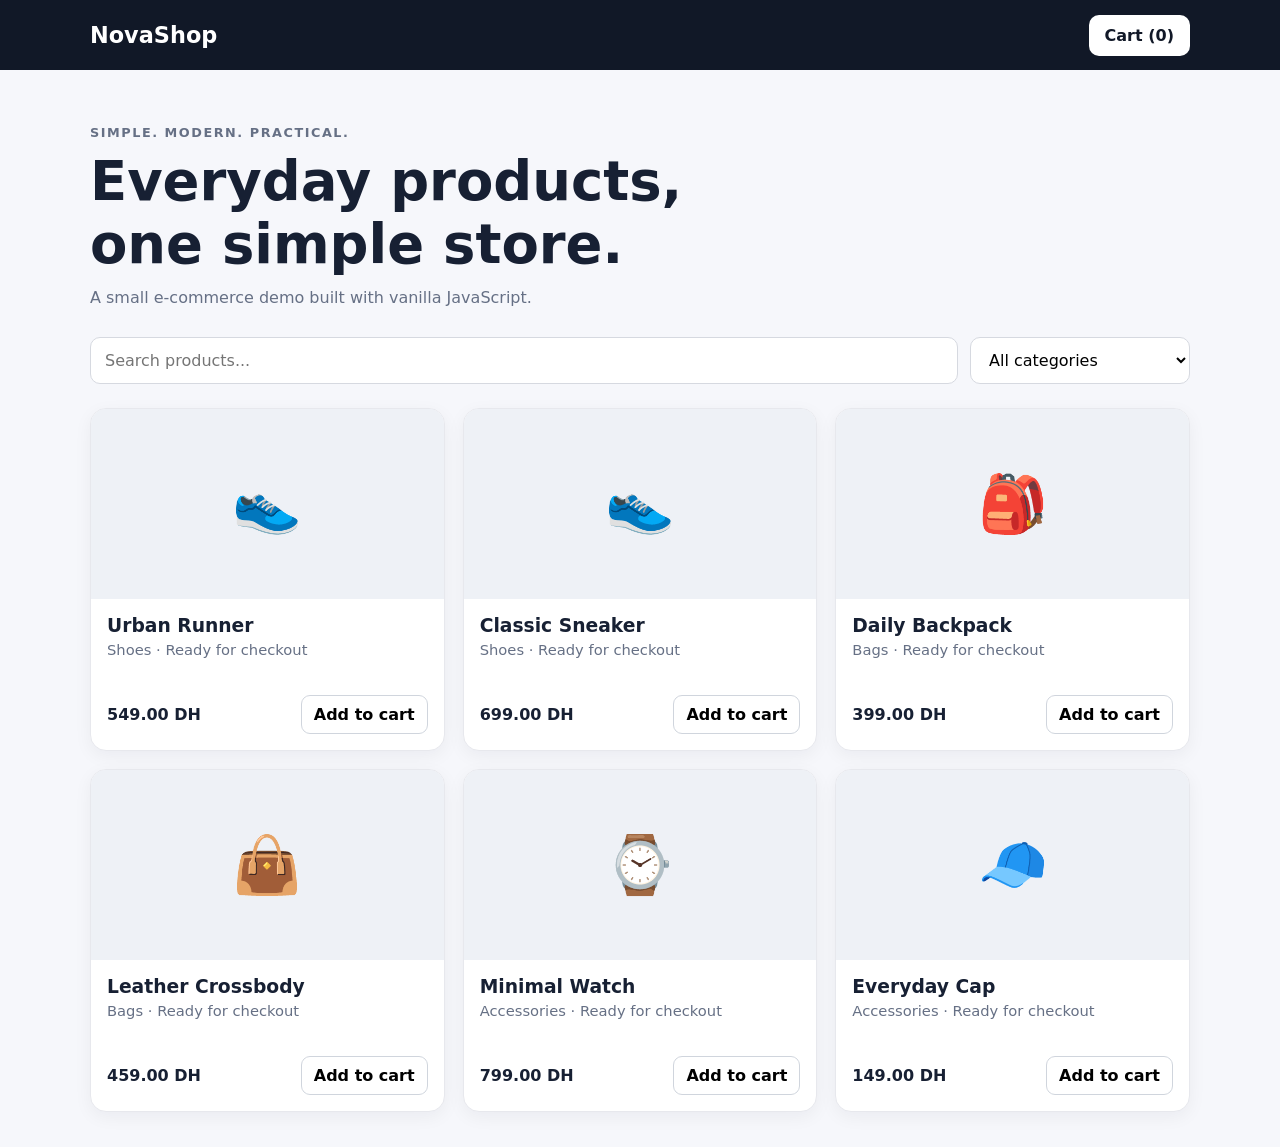
<file: ecommerce-mini/index.html>
<!DOCTYPE html>
<html lang="en">
<head>
  <meta charset="UTF-8">
  <meta name="viewport" content="width=device-width, initial-scale=1.0">
  <title>NovaShop - Mini E-Commerce</title>
  <link rel="stylesheet" href="style.css">
</head>
<body>
  <header class="header">
    <div class="container nav">
      <h1>NovaShop</h1>
      <button id="cartButton" class="cart-button">Cart (<span id="cartCount">0</span>)</button>
    </div>
  </header>

  <main class="container">
    <section class="hero">
      <p class="eyebrow">Simple. Modern. Practical.</p>
      <h2>Everyday products, one simple store.</h2>
      <p>A small e-commerce demo built with vanilla JavaScript.</p>
    </section>

    <section class="toolbar">
      <input id="searchInput" type="search" placeholder="Search products..." aria-label="Search products">
      <select id="categoryFilter" aria-label="Filter by category">
        <option value="all">All categories</option>
        <option value="shoes">Shoes</option>
        <option value="bags">Bags</option>
        <option value="accessories">Accessories</option>
      </select>
    </section>

    <section id="productGrid" class="product-grid"></section>

    <section id="cartSection" class="cart-section hidden">
      <div class="section-heading">
        <h2>Your Cart</h2>
        <button id="closeCart" class="text-button">Close</button>
      </div>
      <div id="cartItems"></div>
      <div class="cart-summary">
        <strong>Total: <span id="cartTotal">0.00</span> DH</strong>
        <button id="checkoutButton" class="primary-button">Proceed to Checkout</button>
      </div>
    </section>

    <section id="checkoutSection" class="checkout-section hidden">
      <h2>Checkout</h2>
      <form id="checkoutForm" class="checkout-form">
        <input name="name" type="text" placeholder="Full name" required>
        <input name="email" type="email" placeholder="Email" required>
        <input name="address" type="text" placeholder="Delivery address" required>
        <button class="primary-button" type="submit">Place Order</button>
      </form>
      <p id="orderMessage" class="success-message"></p>
    </section>
  </main>

  <script src="app.js"></script>
</body>
</html>
</file>
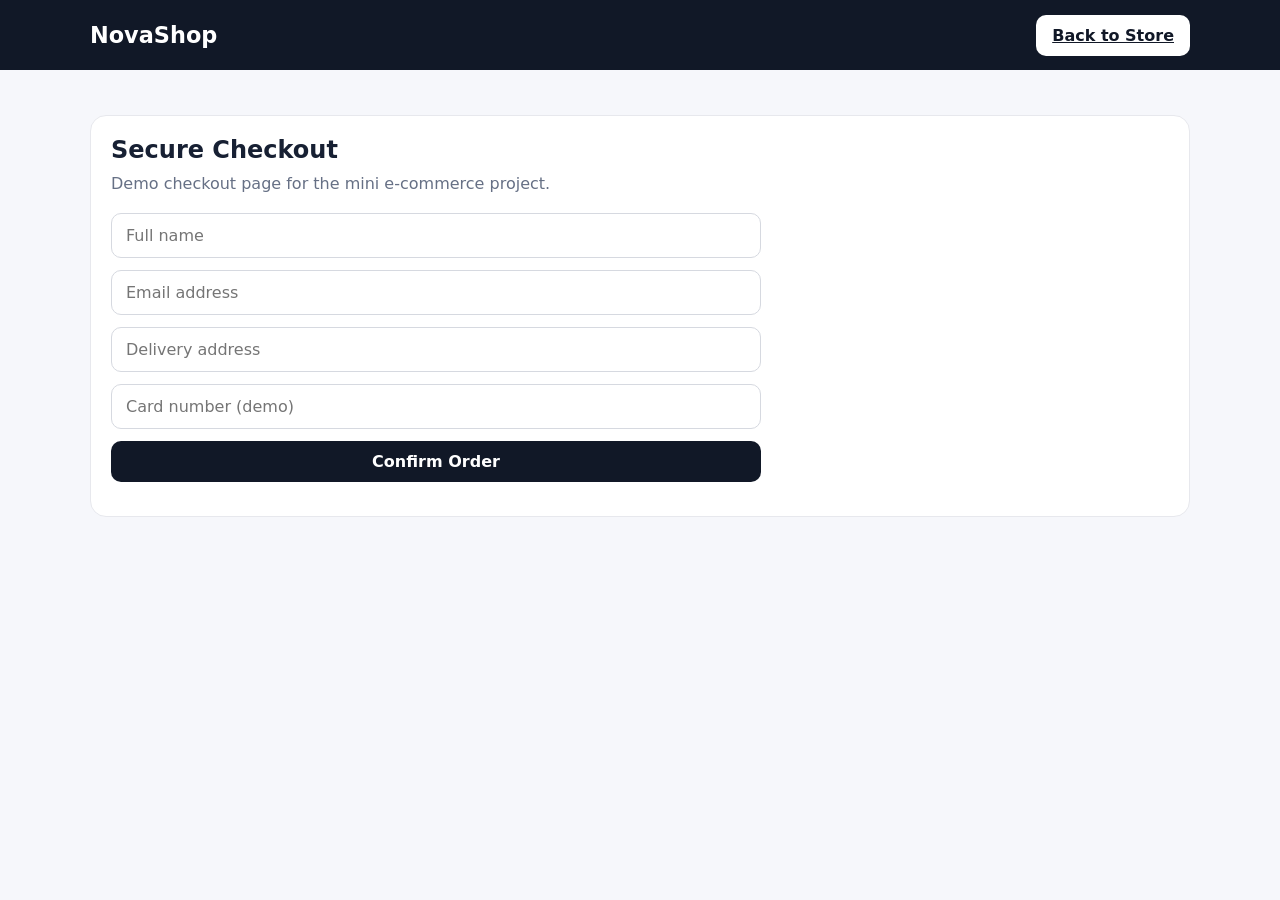
<file: ecommerce-mini/checkout.html>
<!DOCTYPE html>
<html lang="en">
<head>
  <meta charset="UTF-8">
  <meta name="viewport" content="width=device-width, initial-scale=1.0">
  <title>NovaShop - Checkout</title>
  <link rel="stylesheet" href="style.css">
</head>
<body>
  <header class="header">
    <div class="container nav">
      <h1>NovaShop</h1>
      <a class="cart-button" href="index.html">Back to Store</a>
    </div>
  </header>

  <main class="container">
    <section class="checkout-section" style="margin-top: 45px;">
      <h2>Secure Checkout</h2>
      <p style="margin: 10px 0 20px; color: #667085;">Demo checkout page for the mini e-commerce project.</p>
      <form class="checkout-form" onsubmit="event.preventDefault(); document.getElementById('done').textContent='Order confirmed successfully.';">
        <input type="text" placeholder="Full name" required>
        <input type="email" placeholder="Email address" required>
        <input type="text" placeholder="Delivery address" required>
        <input type="text" inputmode="numeric" placeholder="Card number (demo)" required>
        <button class="primary-button" type="submit">Confirm Order</button>
      </form>
      <p id="done" class="success-message"></p>
    </section>
  </main>
</body>
</html>
</file>
<file: ecommerce-mini/style.css>
* { box-sizing: border-box; margin: 0; padding: 0; }

:root {
  font-family: Inter, system-ui, -apple-system, BlinkMacSystemFont, "Segoe UI", sans-serif;
  color: #172033;
  background: #f6f7fb;
}

body { min-height: 100vh; }

.container { width: min(1100px, 92%); margin: 0 auto; }

.header { background: #111827; color: #fff; position: sticky; top: 0; z-index: 10; }

.nav { display: flex; justify-content: space-between; align-items: center; min-height: 70px; }

.nav h1 { font-size: 1.4rem; }

button, input, select { font: inherit; }

button { cursor: pointer; }

.cart-button, .primary-button { border: 0; border-radius: 10px; padding: 11px 16px; font-weight: 700; }
.cart-button { background: #fff; color: #111827; }
.primary-button { background: #111827; color: #fff; }

.hero { padding: 55px 0 30px; }
.hero .eyebrow { font-size: .8rem; text-transform: uppercase; letter-spacing: .12em; font-weight: 800; color: #667085; margin-bottom: 10px; }
.hero h2 { font-size: clamp(2rem, 5vw, 3.4rem); max-width: 700px; margin-bottom: 12px; }
.hero p:last-child { color: #667085; }

.toolbar { display: flex; gap: 12px; margin-bottom: 24px; }
.toolbar input, .toolbar select, .checkout-form input { width: 100%; border: 1px solid #d6d9e0; background: #fff; border-radius: 10px; padding: 12px 14px; outline: none; }
.toolbar input:focus, .toolbar select:focus, .checkout-form input:focus { border-color: #667085; }
.toolbar input { flex: 1; }
.toolbar select { max-width: 220px; }

.product-grid { display: grid; grid-template-columns: repeat(3, 1fr); gap: 18px; padding-bottom: 35px; }
.product-card { background: #fff; border: 1px solid #e7e8ed; border-radius: 16px; overflow: hidden; box-shadow: 0 5px 18px rgba(16,24,40,.05); }
.product-image { height: 190px; display: grid; place-items: center; background: #eef1f6; font-size: 3.5rem; }
.product-content { padding: 16px; }
.product-content h3 { margin-bottom: 5px; }
.product-content p { color: #667085; font-size: .92rem; min-height: 40px; }
.product-meta { display: flex; justify-content: space-between; align-items: center; gap: 10px; margin-top: 14px; }
.price { font-weight: 800; }
.add-button { border: 1px solid #d0d5dd; background: #fff; border-radius: 9px; padding: 9px 12px; font-weight: 700; }
.add-button:hover { background: #f2f4f7; }

.cart-section, .checkout-section { background: #fff; border: 1px solid #e7e8ed; border-radius: 16px; padding: 20px; margin-bottom: 30px; }
.section-heading { display: flex; justify-content: space-between; align-items: center; margin-bottom: 15px; }
.text-button { border: 0; background: transparent; color: #667085; }
.cart-item { display: grid; grid-template-columns: 1fr auto auto; gap: 12px; align-items: center; padding: 12px 0; border-bottom: 1px solid #eaecf0; }
.cart-item strong { display: block; }
.cart-item small { color: #667085; }
.qty { display: flex; gap: 8px; align-items: center; }
.qty button { border: 1px solid #d0d5dd; background: #fff; border-radius: 7px; width: 30px; height: 30px; }
.remove-button { border: 0; background: transparent; color: #b42318; }
.cart-summary { display: flex; justify-content: space-between; gap: 20px; align-items: center; padding-top: 18px; }

.checkout-form { display: grid; gap: 12px; max-width: 650px; margin-top: 15px; }
.success-message { margin-top: 14px; color: #027a48; font-weight: 700; }
.hidden { display: none; }

@media (max-width: 780px) {
  .product-grid { grid-template-columns: repeat(2, 1fr); }
  .toolbar { flex-direction: column; }
  .toolbar select { max-width: none; }
}

@media (max-width: 520px) {
  .product-grid { grid-template-columns: 1fr; }
  .cart-item { grid-template-columns: 1fr; }
  .cart-summary { flex-direction: column; align-items: stretch; }
}
</file>
